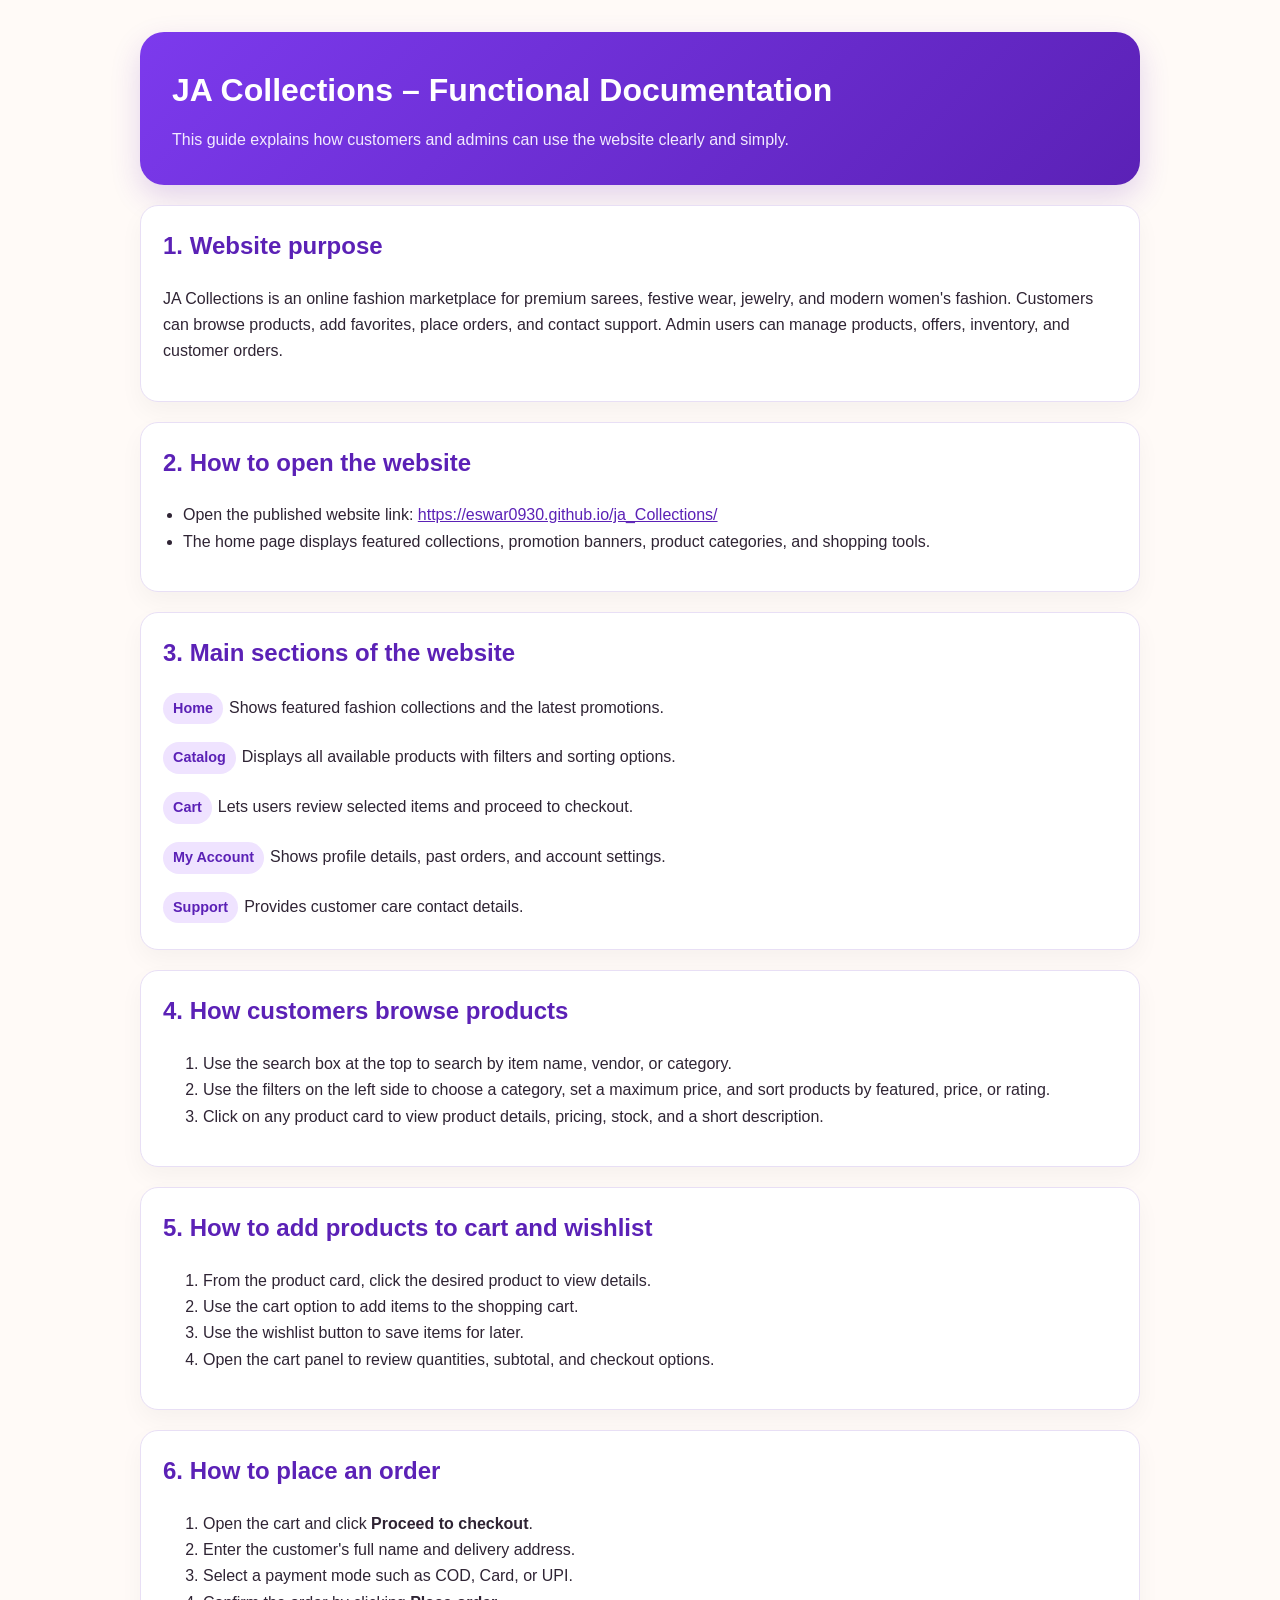
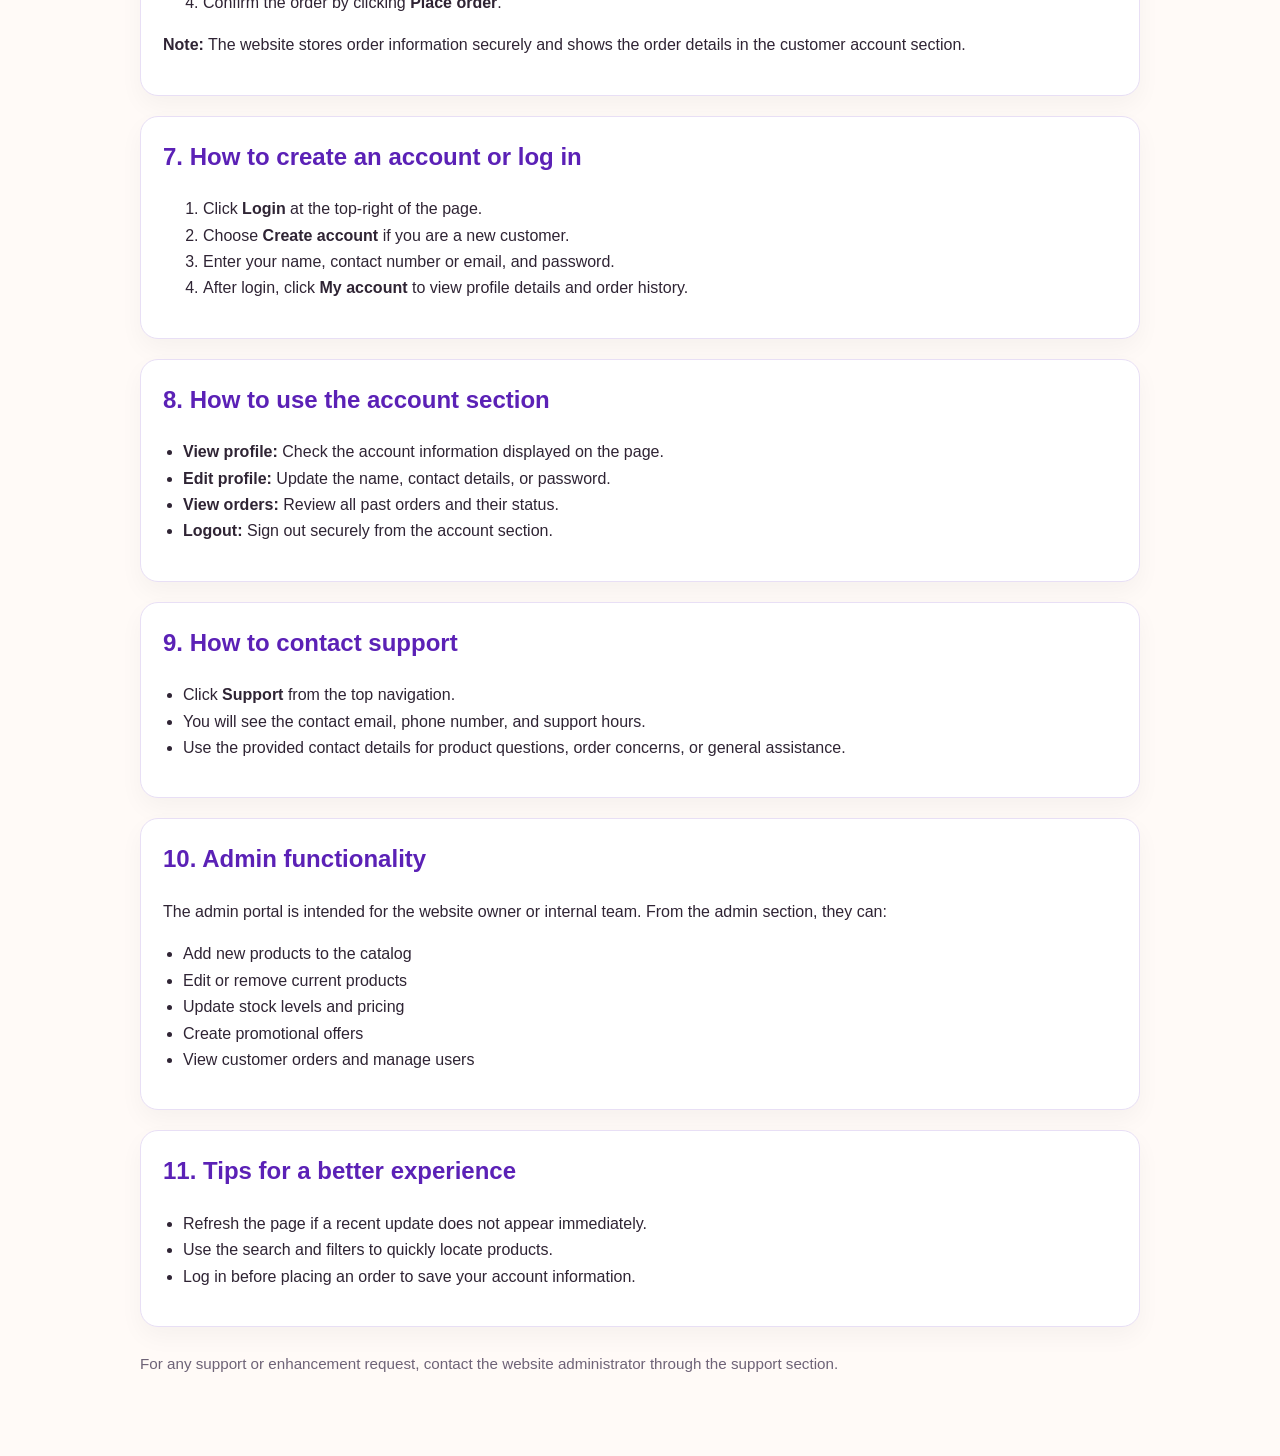
<file: docs/functional-documentation.html>
<!DOCTYPE html>
<html lang="en">
  <head>
    <meta charset="UTF-8" />
    <meta name="viewport" content="width=device-width, initial-scale=1.0" />
    <title>JA Collections | Functional Documentation</title>
    <style>
      :root {
        color-scheme: light;
        --bg: #fffaf7;
        --surface: #ffffff;
        --text: #2f2434;
        --muted: #6e6377;
        --accent: #7c3aed;
        --accent-dark: #5b21b6;
        --border: #e8dff5;
      }
      body {
        font-family: Inter, Arial, sans-serif;
        margin: 0;
        background: var(--bg);
        color: var(--text);
        line-height: 1.65;
      }
      .container {
        max-width: 1000px;
        margin: 0 auto;
        padding: 32px 20px 80px;
      }
      .hero {
        background: linear-gradient(135deg, var(--accent), var(--accent-dark));
        color: white;
        border-radius: 24px;
        padding: 32px;
        box-shadow: 0 12px 30px rgba(92, 33, 182, 0.18);
      }
      .hero h1 { margin: 0 0 10px; font-size: 2rem; }
      .hero p { margin: 0; color: #f2eaff; }
      .card {
        background: var(--surface);
        border: 1px solid var(--border);
        border-radius: 18px;
        padding: 20px 22px;
        margin-top: 20px;
        box-shadow: 0 10px 24px rgba(0,0,0,0.04);
      }
      h2 { margin-top: 0; color: var(--accent-dark); }
      h3 { margin-bottom: 8px; }
      ul { padding-left: 20px; }
      .steps { display: grid; gap: 12px; }
      .pill {
        display: inline-block;
        background: #efe3ff;
        color: var(--accent-dark);
        padding: 4px 10px;
        border-radius: 999px;
        font-size: 0.9rem;
        font-weight: 600;
        margin-right: 6px;
        margin-bottom: 6px;
      }
      code, .code-box {
        background: #f7f2ff;
        border: 1px solid var(--border);
        border-radius: 8px;
        padding: 2px 6px;
      }
      .code-box { display: block; padding: 10px 12px; margin-top: 10px; }
      a { color: var(--accent-dark); }
      .footer-note { margin-top: 24px; color: var(--muted); font-size: 0.95rem; }
    </style>
  </head>
  <body>
    <div class="container">
      <section class="hero">
        <h1>JA Collections – Functional Documentation</h1>
        <p>This guide explains how customers and admins can use the website clearly and simply.</p>
      </section>

      <section class="card">
        <h2>1. Website purpose</h2>
        <p>JA Collections is an online fashion marketplace for premium sarees, festive wear, jewelry, and modern women's fashion. Customers can browse products, add favorites, place orders, and contact support. Admin users can manage products, offers, inventory, and customer orders.</p>
      </section>

      <section class="card">
        <h2>2. How to open the website</h2>
        <ul>
          <li>Open the published website link: <a href="https://eswar0930.github.io/ja_Collections/">https://eswar0930.github.io/ja_Collections/</a></li>
          <li>The home page displays featured collections, promotion banners, product categories, and shopping tools.</li>
        </ul>
      </section>

      <section class="card">
        <h2>3. Main sections of the website</h2>
        <div class="steps">
          <div><span class="pill">Home</span>Shows featured fashion collections and the latest promotions.</div>
          <div><span class="pill">Catalog</span>Displays all available products with filters and sorting options.</div>
          <div><span class="pill">Cart</span>Lets users review selected items and proceed to checkout.</div>
          <div><span class="pill">My Account</span>Shows profile details, past orders, and account settings.</div>
          <div><span class="pill">Support</span>Provides customer care contact details.</div>
        </div>
      </section>

      <section class="card">
        <h2>4. How customers browse products</h2>
        <ol>
          <li>Use the search box at the top to search by item name, vendor, or category.</li>
          <li>Use the filters on the left side to choose a category, set a maximum price, and sort products by featured, price, or rating.</li>
          <li>Click on any product card to view product details, pricing, stock, and a short description.</li>
        </ol>
      </section>

      <section class="card">
        <h2>5. How to add products to cart and wishlist</h2>
        <ol>
          <li>From the product card, click the desired product to view details.</li>
          <li>Use the cart option to add items to the shopping cart.</li>
          <li>Use the wishlist button to save items for later.</li>
          <li>Open the cart panel to review quantities, subtotal, and checkout options.</li>
        </ol>
      </section>

      <section class="card">
        <h2>6. How to place an order</h2>
        <ol>
          <li>Open the cart and click <strong>Proceed to checkout</strong>.</li>
          <li>Enter the customer's full name and delivery address.</li>
          <li>Select a payment mode such as COD, Card, or UPI.</li>
          <li>Confirm the order by clicking <strong>Place order</strong>.</li>
        </ol>
        <p><strong>Note:</strong> The website stores order information securely and shows the order details in the customer account section.</p>
      </section>

      <section class="card">
        <h2>7. How to create an account or log in</h2>
        <ol>
          <li>Click <strong>Login</strong> at the top-right of the page.</li>
          <li>Choose <strong>Create account</strong> if you are a new customer.</li>
          <li>Enter your name, contact number or email, and password.</li>
          <li>After login, click <strong>My account</strong> to view profile details and order history.</li>
        </ol>
      </section>

      <section class="card">
        <h2>8. How to use the account section</h2>
        <ul>
          <li><strong>View profile:</strong> Check the account information displayed on the page.</li>
          <li><strong>Edit profile:</strong> Update the name, contact details, or password.</li>
          <li><strong>View orders:</strong> Review all past orders and their status.</li>
          <li><strong>Logout:</strong> Sign out securely from the account section.</li>
        </ul>
      </section>

      <section class="card">
        <h2>9. How to contact support</h2>
        <ul>
          <li>Click <strong>Support</strong> from the top navigation.</li>
          <li>You will see the contact email, phone number, and support hours.</li>
          <li>Use the provided contact details for product questions, order concerns, or general assistance.</li>
        </ul>
      </section>

      <section class="card">
        <h2>10. Admin functionality</h2>
        <p>The admin portal is intended for the website owner or internal team. From the admin section, they can:</p>
        <ul>
          <li>Add new products to the catalog</li>
          <li>Edit or remove current products</li>
          <li>Update stock levels and pricing</li>
          <li>Create promotional offers</li>
          <li>View customer orders and manage users</li>
        </ul>
      </section>

      <section class="card">
        <h2>11. Tips for a better experience</h2>
        <ul>
          <li>Refresh the page if a recent update does not appear immediately.</li>
          <li>Use the search and filters to quickly locate products.</li>
          <li>Log in before placing an order to save your account information.</li>
        </ul>
      </section>

      <div class="footer-note">
        For any support or enhancement request, contact the website administrator through the support section.
      </div>
    </div>
  </body>
</html>
</file>
